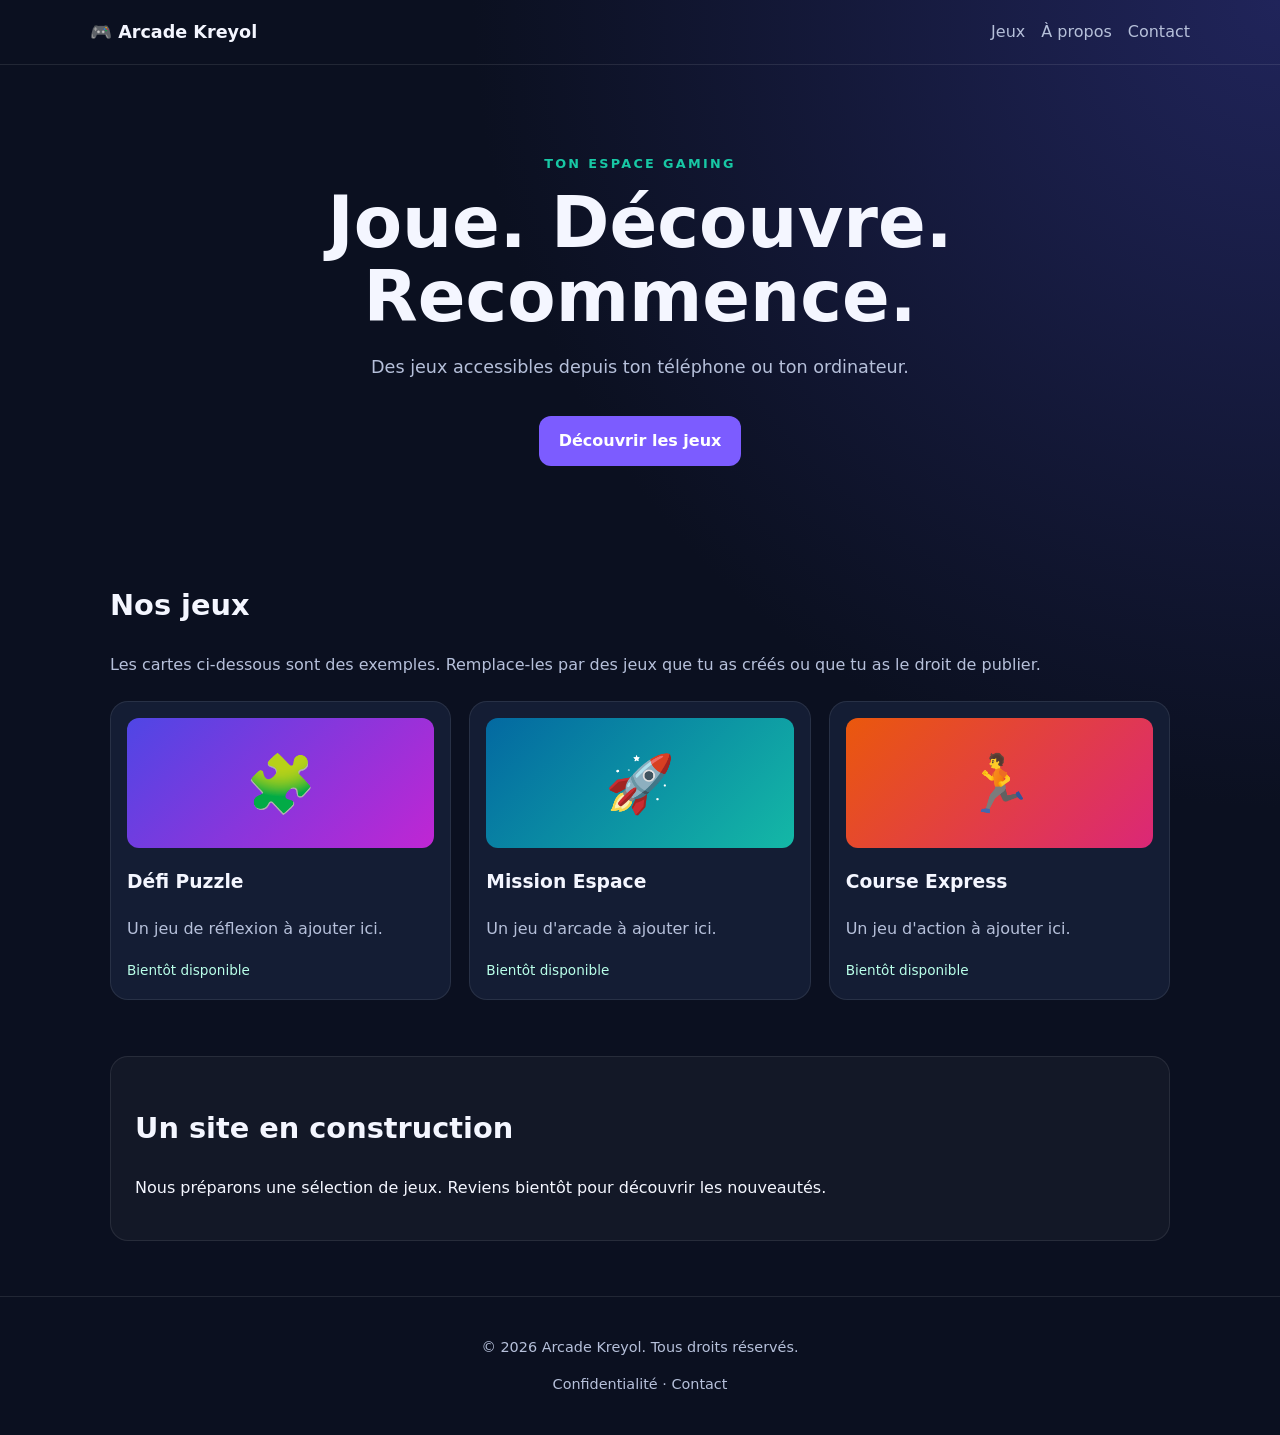
<file: index.html>
<!doctype html>
<html lang="fr">
<head> 
  <script async src="https://pagead2.googlesyndication.com/pagead/js/adsbygoogle.js?client=ca-pub-6611423599626168"
     crossorigin="anonymous"></script>
  <meta charset="utf-8">
  <meta name="viewport" content="width=device-width, initial-scale=1">
  <meta name="description" content="Découvre des jeux gratuits et amusants sur Arcade Kreyol.">
  <title>Arcade Kreyol — Jeux gratuits</title>
  <link rel="stylesheet" href="style.css">
</head>
<body>
  <header class="top">
    <a class="brand" href="index.html">🎮 Arcade Kreyol</a>
    <nav><a href="#jeux">Jeux</a><a href="about.html">À propos</a><a href="contact.html">Contact</a></nav>
  </header>
  <main>
    <section class="hero">
      <p class="eyebrow">TON ESPACE GAMING</p>
      <h1>Joue. Découvre. Recommence.</h1>
      <p>Des jeux accessibles depuis ton téléphone ou ton ordinateur.</p>
      <a class="button" href="#jeux">Découvrir les jeux</a>
    </section>
    <section id="jeux" class="section">
      <h2>Nos jeux</h2>
      <p class="muted">Les cartes ci-dessous sont des exemples. Remplace-les par des jeux que tu as créés ou que tu as le droit de publier.</p>
      <div class="games">
        <article class="game-card">
          <div class="game-art art-one">🧩</div>
          <h3>Défi Puzzle</h3>
          <p>Un jeu de réflexion à ajouter ici.</p>
          <span class="tag">Bientôt disponible</span>
        </article>
        <article class="game-card">
          <div class="game-art art-two">🚀</div>
          <h3>Mission Espace</h3>
          <p>Un jeu d'arcade à ajouter ici.</p>
          <span class="tag">Bientôt disponible</span>
        </article>
        <article class="game-card">
          <div class="game-art art-three">🏃</div>
          <h3>Course Express</h3>
          <p>Un jeu d'action à ajouter ici.</p>
          <span class="tag">Bientôt disponible</span>
        </article>
      </div>
    </section>
    <section class="notice">
      <h2>Un site en construction</h2>
      <p>Nous préparons une sélection de jeux. Reviens bientôt pour découvrir les nouveautés.</p>
    </section>
  </main>
  <footer>
    <p>© 2026 Arcade Kreyol. Tous droits réservés.</p>
    <p><a href="privacy.html">Confidentialité</a> · <a href="contact.html">Contact</a></p>
  </footer>
</body>
</html>
</file>
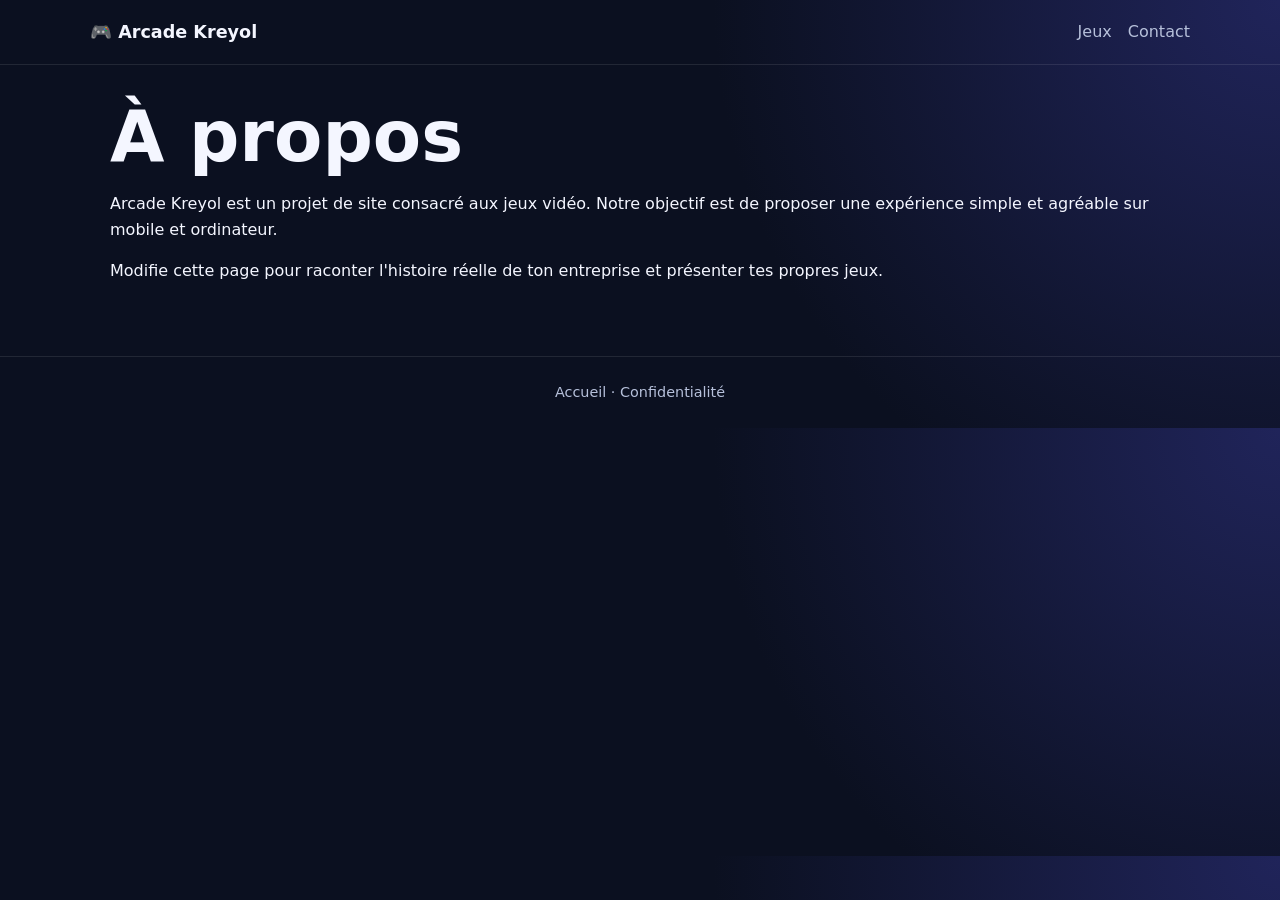
<file: about.html>
<!doctype html>
<html lang="fr"><head><meta charset="utf-8"><meta name="viewport" content="width=device-width, initial-scale=1"><title>À propos — Arcade Kreyol</title><link rel="stylesheet" href="style.css"></head>
<body><header class="top"><a class="brand" href="index.html">🎮 Arcade Kreyol</a><nav><a href="index.html#jeux">Jeux</a><a href="contact.html">Contact</a></nav></header>
<main class="section"><h1>À propos</h1><p>Arcade Kreyol est un projet de site consacré aux jeux vidéo. Notre objectif est de proposer une expérience simple et agréable sur mobile et ordinateur.</p><p>Modifie cette page pour raconter l'histoire réelle de ton entreprise et présenter tes propres jeux.</p></main><footer><a href="index.html">Accueil</a> · <a href="privacy.html">Confidentialité</a></footer></body></html>
</file>
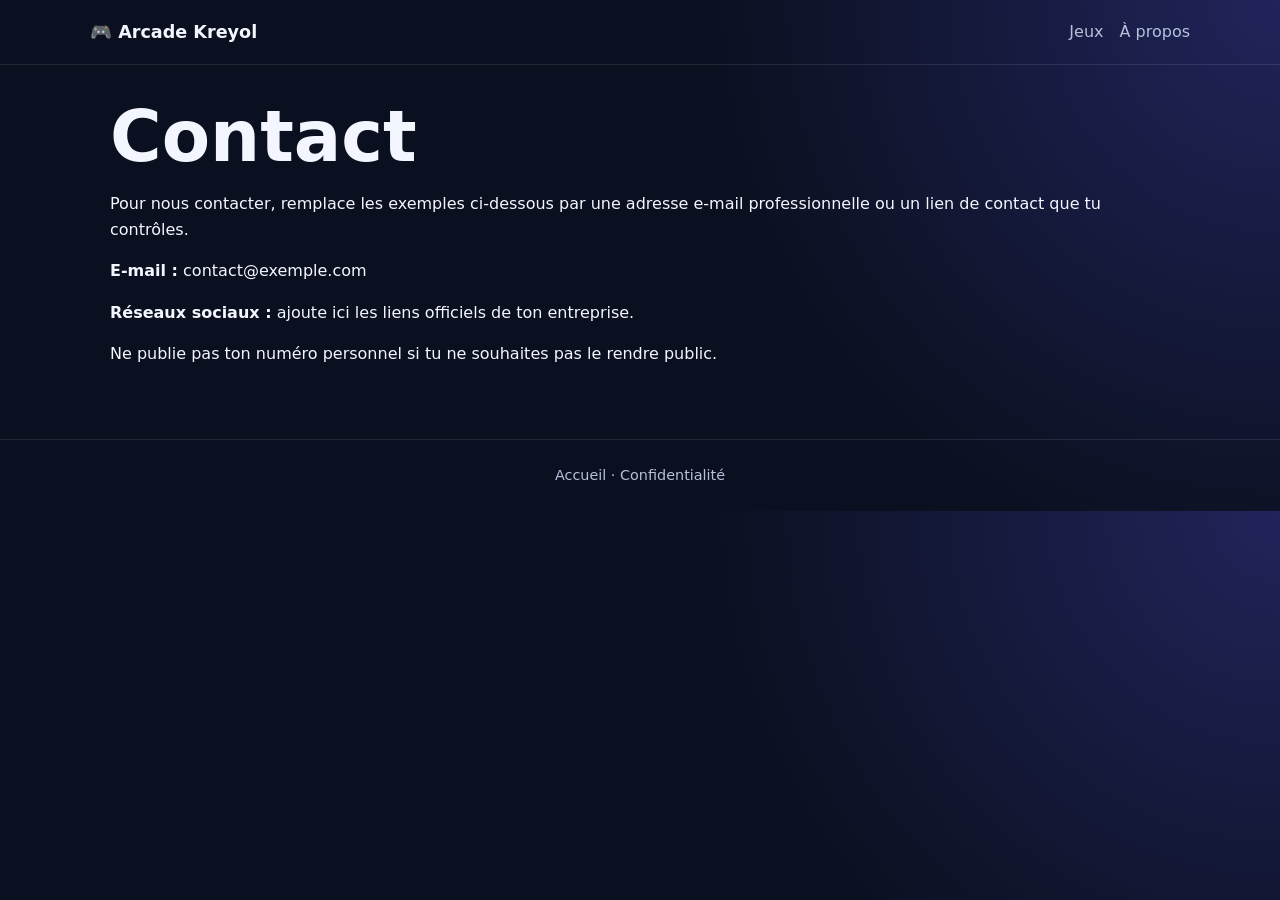
<file: contact.html>
<!doctype html>
<html lang="fr"><head><meta charset="utf-8"><meta name="viewport" content="width=device-width, initial-scale=1"><title>Contact — Arcade Kreyol</title><link rel="stylesheet" href="style.css"></head>
<body><header class="top"><a class="brand" href="index.html">🎮 Arcade Kreyol</a><nav><a href="index.html#jeux">Jeux</a><a href="about.html">À propos</a></nav></header>
<main class="section"><h1>Contact</h1><p>Pour nous contacter, remplace les exemples ci-dessous par une adresse e-mail professionnelle ou un lien de contact que tu contrôles.</p><p><strong>E-mail :</strong> contact@exemple.com</p><p><strong>Réseaux sociaux :</strong> ajoute ici les liens officiels de ton entreprise.</p><p>Ne publie pas ton numéro personnel si tu ne souhaites pas le rendre public.</p></main><footer><a href="index.html">Accueil</a> · <a href="privacy.html">Confidentialité</a></footer></body></html>
</file>
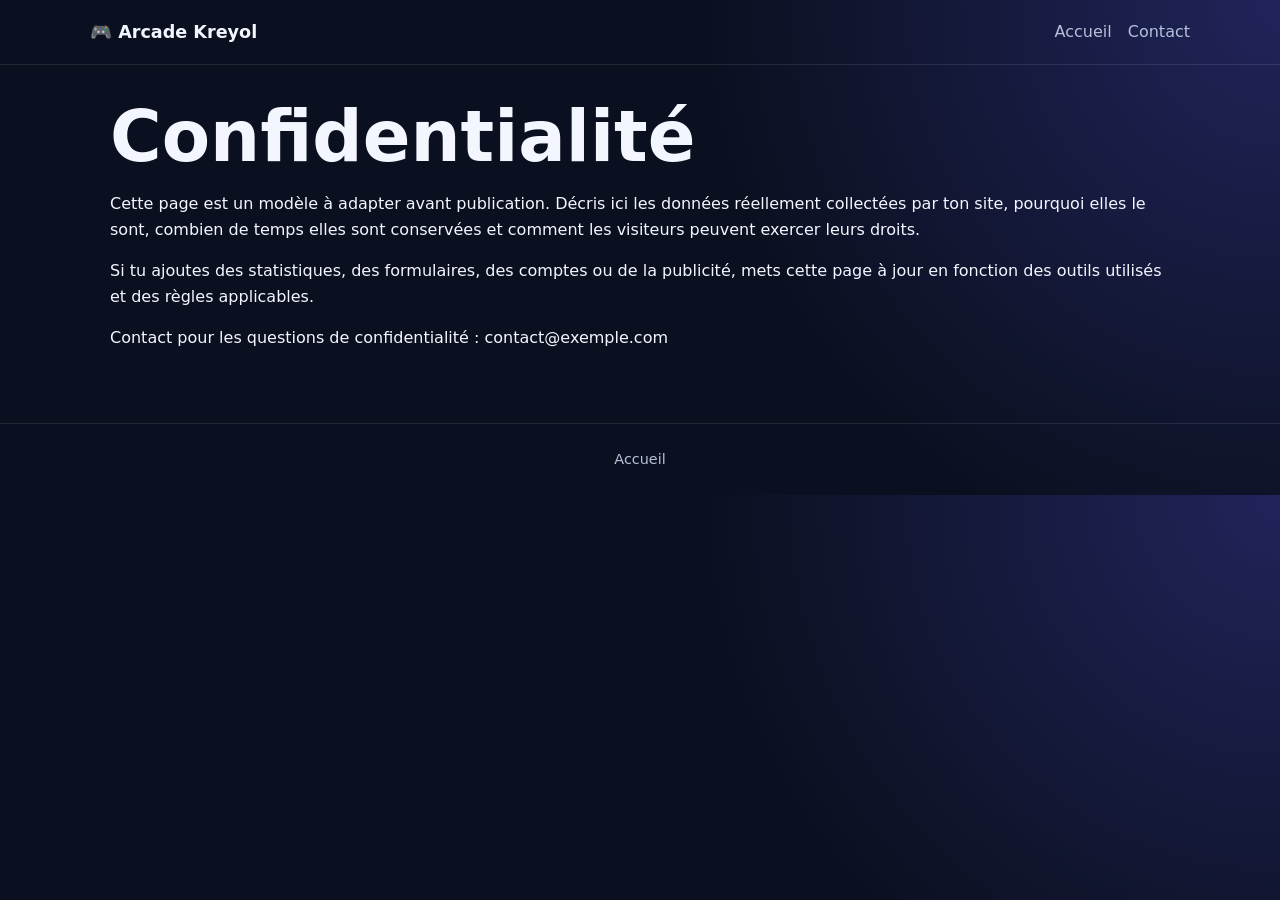
<file: privacy.html>
<!doctype html>
<html lang="fr"><head><meta charset="utf-8"><meta name="viewport" content="width=device-width, initial-scale=1"><title>Confidentialité — Arcade Kreyol</title><link rel="stylesheet" href="style.css"></head>
<body><header class="top"><a class="brand" href="index.html">🎮 Arcade Kreyol</a><nav><a href="index.html">Accueil</a><a href="contact.html">Contact</a></nav></header>
<main class="section"><h1>Confidentialité</h1><p>Cette page est un modèle à adapter avant publication. Décris ici les données réellement collectées par ton site, pourquoi elles le sont, combien de temps elles sont conservées et comment les visiteurs peuvent exercer leurs droits.</p><p>Si tu ajoutes des statistiques, des formulaires, des comptes ou de la publicité, mets cette page à jour en fonction des outils utilisés et des règles applicables.</p><p>Contact pour les questions de confidentialité : contact@exemple.com</p></main><footer><a href="index.html">Accueil</a></footer></body></html>
</file>
<file: style.css>
* { box-sizing: border-box; }
:root { color-scheme: dark; --bg: #0b1020; --panel: #141d34; --text: #f4f6ff; --muted: #b6c0da; --accent: #7c5cff; --accent2: #18c8a5; }
body { margin: 0; font-family: system-ui, -apple-system, Segoe UI, sans-serif; background: radial-gradient(circle at top right, #20245a 0, var(--bg) 42%); color: var(--text); line-height: 1.6; }
a { color: inherit; }
.top { display:flex; justify-content:space-between; align-items:center; gap:16px; padding:18px max(5%, calc((100% - 1100px)/2)); border-bottom:1px solid #ffffff18; }
.brand { text-decoration:none; font-weight:800; font-size:1.1rem; }
nav { display:flex; gap:16px; flex-wrap:wrap; } nav a, footer a { color:var(--muted); text-decoration:none; }
nav a:hover, footer a:hover { color:white; }
.hero { text-align:center; padding:76px 20px 68px; max-width:850px; margin:auto; }
.eyebrow { color:var(--accent2); letter-spacing:.18em; font-weight:800; font-size:.8rem; }
h1 { font-size:clamp(2.2rem, 8vw, 4.4rem); line-height:1.05; margin:12px 0; }
.hero p:not(.eyebrow) { color:var(--muted); font-size:1.1rem; }
.button { display:inline-block; margin-top:18px; padding:12px 20px; background:var(--accent); color:white; border-radius:12px; font-weight:800; text-decoration:none; }
.section { max-width:1100px; margin:auto; padding:24px 20px 56px; }
.section h2, .notice h2 { font-size:1.8rem; }
.muted { color:var(--muted); }
.games { display:grid; grid-template-columns:repeat(3, minmax(0,1fr)); gap:18px; margin-top:24px; }
.game-card { background:var(--panel); border:1px solid #ffffff16; border-radius:18px; padding:16px; }
.game-art { min-height:130px; border-radius:12px; display:grid; place-items:center; font-size:3.5rem; }
.art-one { background:linear-gradient(135deg,#4f46e5,#c026d3); }
.art-two { background:linear-gradient(135deg,#0369a1,#14b8a6); }
.art-three { background:linear-gradient(135deg,#ea580c,#db2777); }
.game-card p { color:var(--muted); }
.tag { color:#b9ffe9; font-size:.85rem; }
.notice { max-width:1060px; margin:0 auto 55px; padding:24px; background:#ffffff09; border:1px solid #ffffff16; border-radius:18px; }
footer { border-top:1px solid #ffffff18; padding:24px 20px; text-align:center; color:var(--muted); font-size:.9rem; }
@media (max-width:700px) { .top { align-items:flex-start; flex-direction:column; } .games { grid-template-columns:1fr; } .hero { padding-top:55px; } }
</file>
